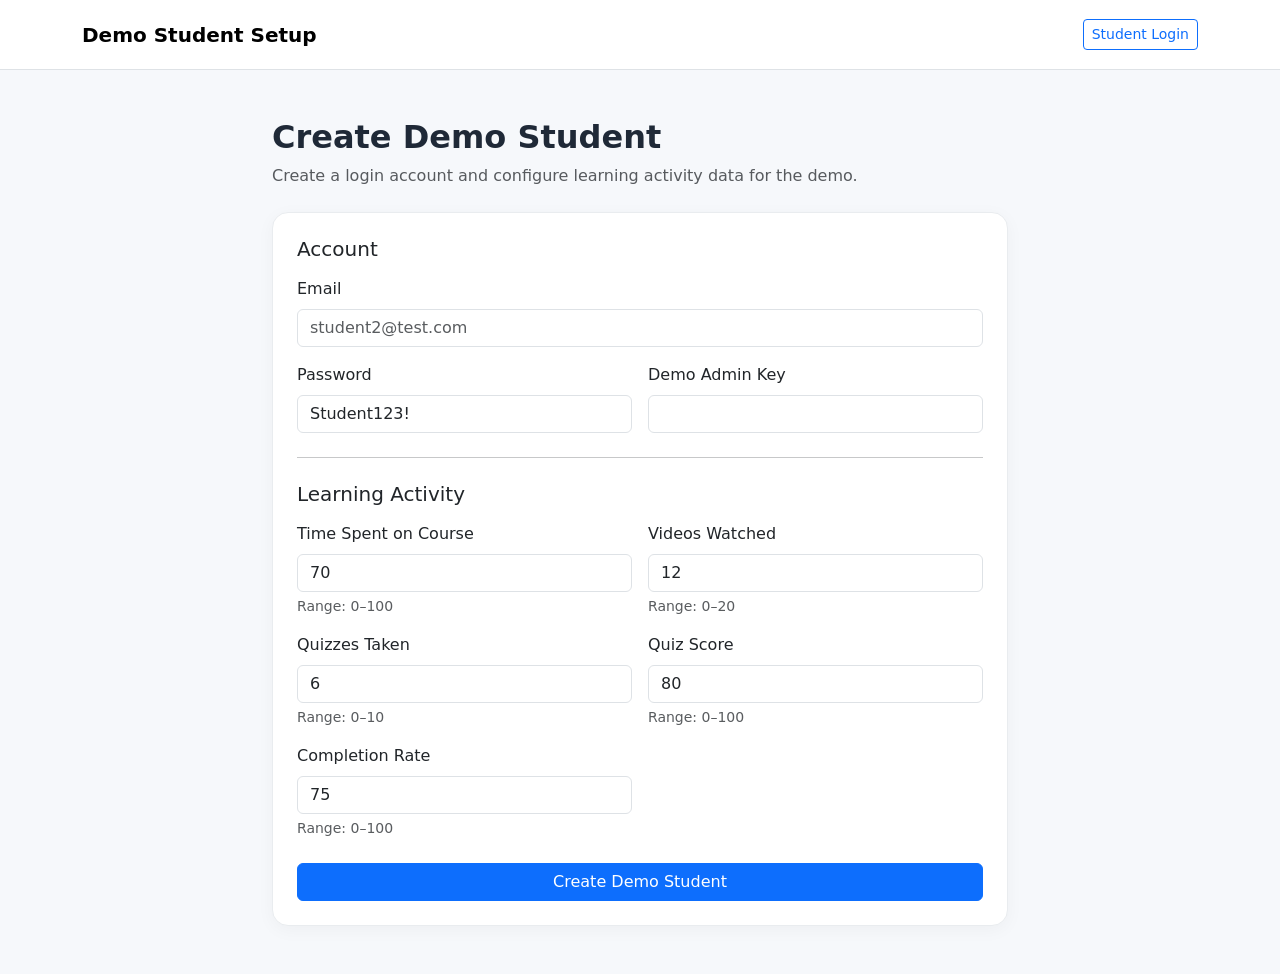
<file: capstone/frontend/demo-admin.html>
<!DOCTYPE html>
<html lang="en">

<head>
    <meta charset="UTF-8">

    <meta
        name="viewport"
        content="width=device-width, initial-scale=1.0"
    >

    <title>Demo Student Setup</title>

    <link
        href="https://cdn.jsdelivr.net/npm/bootstrap@5.3.3/dist/css/bootstrap.min.css"
        rel="stylesheet"
    >

    <link
        rel="stylesheet"
        href="css/style.css"
    >
</head>

<body>

<nav class="navbar bg-white border-bottom">
    <div class="container">

        <span class="navbar-brand fw-bold">
            Demo Student Setup
        </span>

        <a
            href="login.html"
            class="btn btn-outline-primary btn-sm"
        >
            Student Login
        </a>

    </div>
</nav>


<main class="container py-5">

    <div class="row justify-content-center">

        <div class="col-lg-8">

            <div class="mb-4">

                <h2 class="fw-bold">
                    Create Demo Student
                </h2>

                <p class="text-muted">
                    Create a login account and configure
                    learning activity data for the demo.
                </p>

            </div>


            <div
                id="successAlert"
                class="alert alert-success d-none"
            ></div>

            <div
                id="errorAlert"
                class="alert alert-danger d-none"
            ></div>


            <div class="card dashboard-card">

                <div class="card-body p-4">

                    <form id="demoStudentForm">

                        <h5 class="mb-3">
                            Account
                        </h5>


                        <div class="row g-3">


                            <div class="col-md-12">

                                <label
                                    class="form-label"
                                >
                                    Email
                                </label>

                                <input
                                    id="email"
                                    type="email"
                                    class="form-control"
                                    placeholder="student2@test.com"
                                    required
                                >

                            </div>


                            <div class="col-md-6">

                                <label
                                    class="form-label"
                                >
                                    Password
                                </label>

                                <input
                                    id="password"
                                    type="text"
                                    class="form-control"
                                    value="Student123!"
                                    required
                                >

                            </div>


                            <div class="col-md-6">

                                <label
                                    class="form-label"
                                >
                                    Demo Admin Key
                                </label>

                                <input
                                    id="adminKey"
                                    type="password"
                                    class="form-control"
                                    required
                                >

                            </div>

                        </div>


                        <hr class="my-4">


                        <h5 class="mb-3">
                            Learning Activity
                        </h5>


                        <div class="row g-3">

                            <div class="col-md-6">

                                <label
                                    class="form-label"
                                >
                                    Time Spent on Course
                                </label>

                                <input
                                    id="timeSpent"
                                    type="number"
                                    min="0"
                                    max="100"
                                    value="70"
                                    class="form-control"
                                    required
                                >

                                <div class="form-text">
                                    Range: 0–100
                                </div>

                            </div>


                            <div class="col-md-6">

                                <label
                                    class="form-label"
                                >
                                    Videos Watched
                                </label>

                                <input
                                    id="videosWatched"
                                    type="number"
                                    min="0"
                                    max="20"
                                    value="12"
                                    class="form-control"
                                    required
                                >

                                <div class="form-text">
                                    Range: 0–20
                                </div>

                            </div>


                            <div class="col-md-6">

                                <label
                                    class="form-label"
                                >
                                    Quizzes Taken
                                </label>

                                <input
                                    id="quizzesTaken"
                                    type="number"
                                    min="0"
                                    max="10"
                                    value="6"
                                    class="form-control"
                                    required
                                >

                                <div class="form-text">
                                    Range: 0–10
                                </div>

                            </div>


                            <div class="col-md-6">

                                <label
                                    class="form-label"
                                >
                                    Quiz Score
                                </label>

                                <input
                                    id="quizScore"
                                    type="number"
                                    min="0"
                                    max="100"
                                    value="80"
                                    class="form-control"
                                    required
                                >

                                <div class="form-text">
                                    Range: 0–100
                                </div>

                            </div>


                            <div class="col-md-6">

                                <label
                                    class="form-label"
                                >
                                    Completion Rate
                                </label>

                                <input
                                    id="completionRate"
                                    type="number"
                                    min="0"
                                    max="100"
                                    value="75"
                                    class="form-control"
                                    required
                                >

                                <div class="form-text">
                                    Range: 0–100
                                </div>

                            </div>

                        </div>


                        <div class="d-grid mt-4">

                            <button
                                id="createButton"
                                class="btn btn-primary"
                                type="submit"
                            >
                                Create Demo Student
                            </button>

                        </div>

                    </form>

                </div>

            </div>

        </div>

    </div>

</main>


<script src="js/config.js"></script>
<script src="js/demo-admin.js"></script>

</body>

</html>
</file>
<file: capstone/frontend/css/style.css>
body {
    background-color: #f6f8fb;
    color: #1f2937;
    min-height: 100vh;
}


.navbar {
    min-height: 70px;
}


.dashboard-card {
    border: 1px solid #e9ecef;
    border-radius: 16px;
    box-shadow:
        0 4px 18px rgba(0, 0, 0, 0.04);
}


.metric-label {
    color: #6c757d;
    font-size: 0.9rem;
    margin-bottom: 8px;
}


.metric-value {
    font-weight: 700;
    margin-bottom: 0;
}


.progress {
    height: 10px;
    border-radius: 999px;
}


.progress-bar {
    border-radius: 999px;
}


.learning-profile-card {
    overflow: hidden;
}


.confidence-badge {
    padding: 10px 14px;
    border-radius: 999px;
    font-weight: 500;
}


.description-text {
    line-height: 1.8;
    max-width: 900px;
}


@media (max-width: 576px) {

    main.container {
        padding-top: 2rem !important;
    }

    .metric-value {
        font-size: 1.5rem;
    }

    #learningType {
        font-size: 1.8rem;
    }
}
</file>
